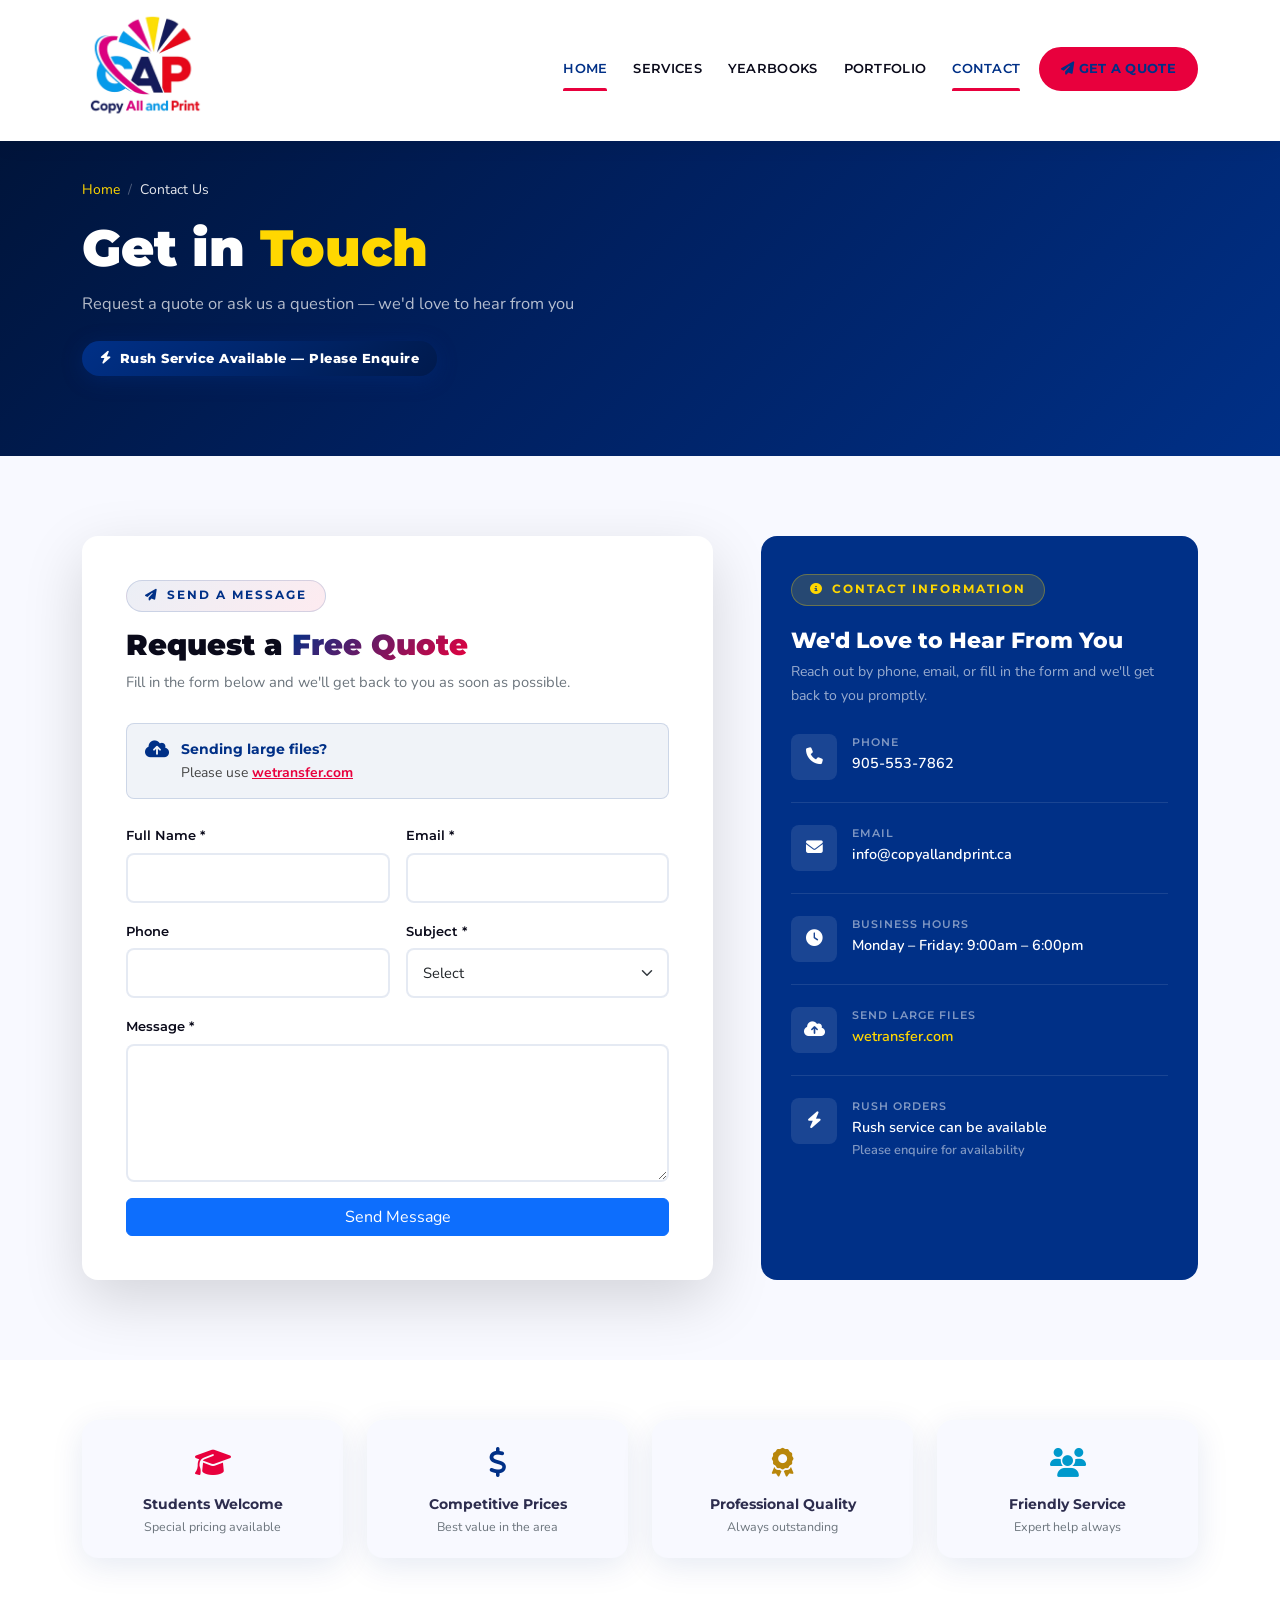
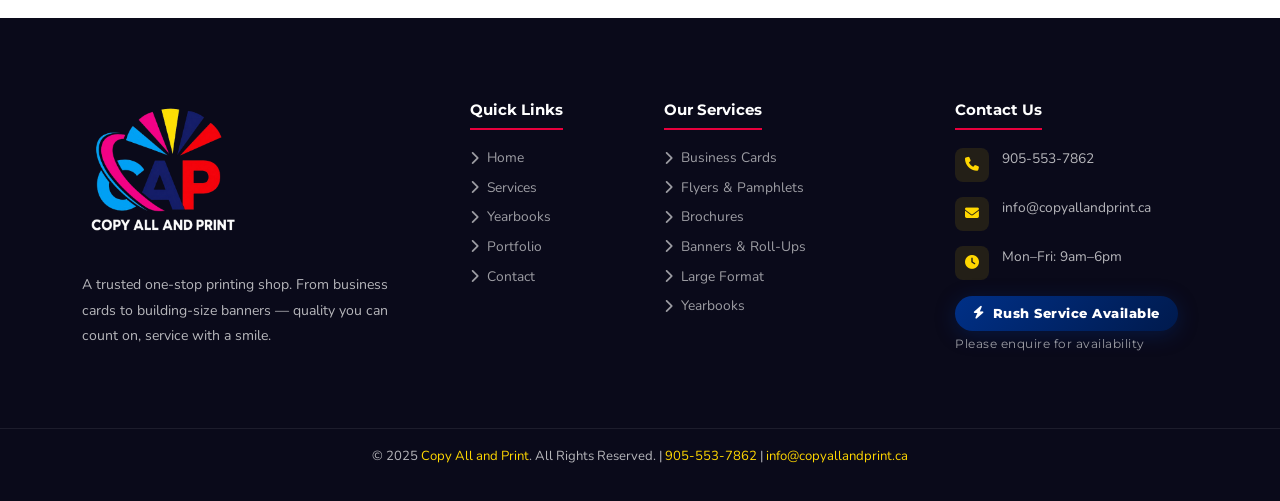
<file: contact.html>
<!DOCTYPE html>
<html lang="en">
<head>
  <meta charset="UTF-8"/><meta name="viewport" content="width=device-width, initial-scale=1.0"/>
  <meta name="description" content="Copy All and Print (CAP) — Professional printing shop. Business cards, flyers, pamphlets, roll-up banners, large format printing & more. Quality printing, fast service."/>
  <title>Copy All and Print | Quality Printing. Fast Service.</title>
  <link rel="preconnect" href="https://fonts.googleapis.com"/>
  <link rel="icon" type="image/x-icon" href="images/favicon.png">
  <link href="https://fonts.googleapis.com/css2?family=Montserrat:wght@400;500;600;700;800;900&family=Nunito:wght@400;600;700&display=swap" rel="stylesheet"/>
  <link href="https://cdn.jsdelivr.net/npm/bootstrap@5.3.2/dist/css/bootstrap.min.css" rel="stylesheet"/>
  <link href="https://cdnjs.cloudflare.com/ajax/libs/font-awesome/6.5.0/css/all.min.css" rel="stylesheet"/>
  <link href="css/style.css" rel="stylesheet"/>
</head>
<body>

<!-- NAVBAR -->
<!-- NAVBAR -->
<nav class="navbar navbar-expand-lg fixed-top deskstopview">
  <div class="container">
    <a class="navbar-brand" href="index.html">
      <img src="images/logo.png" alt="Copy All and Print Logo" onerror="this.src='images/logo.png'" width="100%!important">
    </a>
    <button class="navbar-toggler" type="button" data-bs-toggle="collapse" data-bs-target="#navbarNav"><span class="navbar-toggler-icon"></span></button>
    <div class="collapse navbar-collapse" id="navbarNav">
      <ul class="navbar-nav ms-auto align-items-lg-center">
        <li class="nav-item"><a class="nav-link active" href="index.html">Home</a></li>
        <li class="nav-item dropdown">
          <a class="nav-link dropdown-toggle" href="services.html" id="sDD" role="button" data-bs-toggle="dropdown">Services</a>
          <ul class="dropdown-menu" aria-labelledby="sDD">
            <li><a class="dropdown-item" href="services.html#business-cards">💼 Business Cards</a></li>
            <li><a class="dropdown-item" href="services.html#flyers">📢 Flyers &amp; Pamphlets</a></li>
            <li><a class="dropdown-item" href="services.html#brochures">📄 Brochures &amp; Booklets</a></li>
            <li><a class="dropdown-item" href="services.html#banners">🎌 Banners &amp; Roll-Ups</a></li>
            <li><a class="dropdown-item" href="services.html#large-format">🖨️ Large Format Printing</a></li>
            <li><a class="dropdown-item" href="services.html#stationery">✉️ Stationery &amp; More</a></li>
            <li><hr class="dropdown-divider"></li>
            <li><a class="dropdown-item" href="services.html" style="color:var(--primary);font-weight:700;">View All Services →</a></li>
          </ul>
        </li>
        <li class="nav-item"><a class="nav-link" href="yearbook.html">Yearbooks</a></li>
        <li class="nav-item"><a class="nav-link" href="portfolio.html">Portfolio</a></li>
        <li class="nav-item"><a class="nav-link" href="contact.html">Contact</a></li>
        <li class="nav-item"><a class="nav-link btn-nav-cta" href="contact.html"><i class="fas fa-paper-plane me-1"></i> Get a Quote</a></li>
      </ul>
    </div>
  </div>
</nav>


  <nav class="navbar navbar-expand-lg fixed-top mobileview">
  <div class="container">
    <a class="navbar-brand" href="index.html">
      <img src="images/logo.png" alt="Copy All and Print Logo" onerror="this.src='images/logo.png'" width="100%!important">
    </a>
    <button class="navbar-toggler" type="button" data-bs-toggle="collapse" data-bs-target="#navbarNav"><span class="navbar-toggler-icon"></span></button>
    <div class="collapse navbar-collapse" id="navbarNav">
      <ul class="navbar-nav ms-auto align-items-lg-center">
        <li class="nav-item"><a class="nav-link active" href="index.html">Home</a></li>
        <li class="nav-item"><a class="nav-link" href="services.html">Services</a></li>
        <li class="nav-item"><a class="nav-link" href="yearbook.html">Yearbooks</a></li>
        <li class="nav-item"><a class="nav-link" href="portfolio.html">Portfolio</a></li>
        <li class="nav-item"><a class="nav-link" href="contact.html">Contact</a></li>
        <li class="nav-item"><a class="nav-link btn-nav-cta" href="contact.html"><i class="fas fa-paper-plane me-1"></i> Get a Quote</a></li>
      </ul>
    </div>
  </div>
</nav>

<!-- PAGE HERO -->
<section class="page-hero">
  <div class="container">
    <nav aria-label="breadcrumb">
      <ol class="breadcrumb"><li class="breadcrumb-item"><a href="index.html">Home</a></li><li class="breadcrumb-item active">Contact Us</li></ol>
    </nav>
    <h1 class="page-hero-title">Get in <span style="color:var(--accent-yellow);">Touch</span></h1>
    <p class="page-hero-sub">Request a quote or ask us a question — we'd love to hear from you</p>
    <div class="mt-4">
      <div class="rush-badge"><i class="fas fa-bolt"></i> Rush Service Available — Please Enquire</div>
    </div>
  </div>
</section>

<!-- CONTACT SECTION -->
<section style="padding:80px 0;background:var(--light-bg);">
  <div class="container">
    <div class="row g-5">

<!-- FORM -->
<div class="col-lg-7 animate-on-scroll">
  <div class="contact-form-wrap">

    <div class="section-badge mb-3">
      <i class="fas fa-paper-plane"></i> Send a Message
    </div>

    <h2 class="section-title mb-2" style="font-size:1.8rem;">
      Request a <span class="highlight">Free Quote</span>
    </h2>

    <p style="color:var(--gray);margin-bottom:28px;font-size:.92rem;line-height:1.7;">
      Fill in the form below and we'll get back to you as soon as possible.
    </p>

    <!-- Info box -->
    <div style="background:rgba(0,48,135,.06);border:1px solid rgba(0,48,135,.15);border-radius:var(--radius-sm);padding:14px 18px;margin-bottom:24px;display:flex;align-items:flex-start;gap:12px;">
      <i class="fas fa-cloud-upload-alt" style="color:var(--primary);font-size:1.2rem;margin-top:2px;flex-shrink:0;"></i>
      <div style="font-size:.87rem;color:#444;line-height:1.6;">
        <strong style="font-family:'Montserrat',sans-serif;color:var(--primary);">Sending large files?</strong><br>
        Please use <a href="https://wetransfer.com" target="_blank" rel="noopener" style="color:var(--secondary);font-weight:700;">wetransfer.com</a>
      </div>
    </div>

    <!-- Alerts -->
    <div class="alert-success-cap" id="successMsg">
      <i class="fas fa-check-circle me-2"></i>
      <strong>Message sent!</strong> We'll be in touch shortly. Thank you!
    </div>

    <div class="alert-error-cap" id="errorMsg">
      <i class="fas fa-exclamation-circle me-2"></i>
      Something went wrong. Please try again or call us directly.
    </div>

    <!-- NETLIFY FORM -->
<form name="contact" method="POST" data-netlify="true" onSubmit="submit" class="row g-3">
  <!-- REQUIRED hidden field -->
  <input type="hidden" name="form-name" value="contact">


  <!-- Honeypot (spam protection) -->
  <!-- <p style="display:none;">
    <label>Don’t fill this out: <input name="bot-field"></label>
  </p> -->

  <!-- Full Name -->
  <div class="col-md-6">
    <label class="form-label">Full Name *</label>
    <input type="text" name="full_name" class="form-control" required>
  </div>

  <!-- Email -->
  <div class="col-md-6">
    <label class="form-label">Email *</label>
    <input type="email" name="email" class="form-control" required>
  </div>

  <!-- Phone -->
  <div class="col-md-6">
    <label class="form-label">Phone</label>
    <input type="tel" name="phone" class="form-control">
  </div>

  <!-- Subject -->
  <div class="col-md-6">
    <label class="form-label">Subject *</label>
    <select name="subject" class="form-select" required>
      <option value="">Select</option>
      <option>Get a Quote</option>
      <option>Business Cards</option>
      <option>Flyers</option>
      <option>Brochures</option>
      <option>Banners</option>
      <option>Other</option>
    </select>
  </div>

  <!-- Message -->
  <div class="col-12">
    <label class="form-label">Message *</label>
    <textarea name="message" class="form-control" rows="5" required></textarea>
  </div>

  <!-- Submit -->
  <div class="col-12">
    <button type="submit" class="btn btn-primary w-100">
      Send Message
    </button>
  </div>

</form>

  </div>
</div>

      <!-- CONTACT INFO -->
      <div class="col-lg-5 animate-on-scroll animate-delay-2">
        <div class="contact-info-card">
          <div class="section-badge" style="background:rgba(255,215,0,.15);border-color:rgba(255,215,0,.3);color:var(--accent-yellow);margin-bottom:22px;">
            <i class="fas fa-info-circle"></i> Contact Information
          </div>
          <h3 style="font-family:'Montserrat',sans-serif;font-weight:800;color:#fff;font-size:1.35rem;margin-bottom:6px;">We'd Love to Hear From You</h3>
          <p style="color:rgba(255,255,255,.6);font-size:.88rem;margin-bottom:26px;line-height:1.7;">Reach out by phone, email, or fill in the form and we'll get back to you promptly.</p>

          <div class="contact-info-item">
            <div class="cinfo-icon"><i class="fas fa-phone"></i></div>
            <div>
              <div class="cinfo-label">Phone</div>
              <div class="cinfo-value"><a href="tel:9055537862" style="color:inherit;text-decoration:none;">905-553-7862</a></div>
            </div>
          </div>

          <div class="contact-info-item">
            <div class="cinfo-icon"><i class="fas fa-envelope"></i></div>
            <div>
              <div class="cinfo-label">Email</div>
              <div class="cinfo-value"><a href="mailto:info@copyallprint.ca" style="color:inherit;text-decoration:none;word-break:break-all;">info@copyallandprint.ca</a></div>
            </div>
          </div>

          <div class="contact-info-item">
            <div class="cinfo-icon"><i class="fas fa-clock"></i></div>
            <div>
              <div class="cinfo-label">Business Hours</div>
              <div class="cinfo-value">Monday – Friday: 9:00am – 6:00pm</div>
            </div>
          </div>

          <div class="contact-info-item">
            <div class="cinfo-icon"><i class="fas fa-cloud-upload-alt"></i></div>
            <div>
              <div class="cinfo-label">Send Large Files</div>
              <div class="cinfo-value"><a href="https://wetransfer.com" target="_blank" rel="noopener" style="color:var(--accent-yellow);text-decoration:none;">wetransfer.com</a></div>
            </div>
          </div>

          <div class="contact-info-item" style="border-bottom:none;margin-bottom:0;padding-bottom:0;">
            <div class="cinfo-icon"><i class="fas fa-bolt"></i></div>
            <div>
              <div class="cinfo-label">Rush Orders</div>
              <div class="cinfo-value">Rush service can be available<br><span style="font-size:.8rem;color:rgba(255,255,255,.5);">Please enquire for availability</span></div>
            </div>
          </div>

          <!-- Social links -->
<!--           <div style="margin-top:24px;padding-top:20px;border-top:1px solid rgba(255,255,255,.1);">
            <div class="cinfo-label" style="margin-bottom:12px;">Follow Us</div>
            <div class="footer-social">
              <a href="#" class="social-btn" aria-label="Facebook"><i class="fab fa-facebook-f"></i></a>
              <a href="#" class="social-btn" aria-label="Instagram"><i class="fab fa-instagram"></i></a>
              <a href="#" class="social-btn" aria-label="Twitter"><i class="fab fa-twitter"></i></a>
              <a href="#" class="social-btn" aria-label="LinkedIn"><i class="fab fa-linkedin-in"></i></a>
            </div>
          </div> -->
        </div>
      </div>
    </div>
  </div>
</section>

<!-- WHY CONTACT STRIP -->
<section style="background:#fff;padding:60px 0;">
  <div class="container">
    <div class="row g-4 text-center">
      <div class="col-md-3 col-6 animate-on-scroll"><div style="padding:22px 16px;background:var(--light-bg);border-radius:var(--radius);box-shadow:var(--shadow-card);"><div style="font-size:1.8rem;color:var(--secondary);margin-bottom:8px;"><i class="fas fa-graduation-cap"></i></div><div style="font-family:'Montserrat',sans-serif;font-weight:700;font-size:.87rem;margin-bottom:3px;">Students Welcome</div><div style="color:var(--gray);font-size:.78rem;">Special pricing available</div></div></div>
      <div class="col-md-3 col-6 animate-on-scroll animate-delay-1"><div style="padding:22px 16px;background:var(--light-bg);border-radius:var(--radius);box-shadow:var(--shadow-card);"><div style="font-size:1.8rem;color:var(--primary);margin-bottom:8px;"><i class="fas fa-dollar-sign"></i></div><div style="font-family:'Montserrat',sans-serif;font-weight:700;font-size:.87rem;margin-bottom:3px;">Competitive Prices</div><div style="color:var(--gray);font-size:.78rem;">Best value in the area</div></div></div>
      <div class="col-md-3 col-6 animate-on-scroll animate-delay-2"><div style="padding:22px 16px;background:var(--light-bg);border-radius:var(--radius);box-shadow:var(--shadow-card);"><div style="font-size:1.8rem;color:#b8860b;margin-bottom:8px;"><i class="fas fa-award"></i></div><div style="font-family:'Montserrat',sans-serif;font-weight:700;font-size:.87rem;margin-bottom:3px;">Professional Quality</div><div style="color:var(--gray);font-size:.78rem;">Always outstanding</div></div></div>
      <div class="col-md-3 col-6 animate-on-scroll animate-delay-3"><div style="padding:22px 16px;background:var(--light-bg);border-radius:var(--radius);box-shadow:var(--shadow-card);"><div style="font-size:1.8rem;color:#0099cc;margin-bottom:8px;"><i class="fas fa-users"></i></div><div style="font-family:'Montserrat',sans-serif;font-weight:700;font-size:.87rem;margin-bottom:3px;">Friendly Service</div><div style="color:var(--gray);font-size:.78rem;">Expert help always</div></div></div>
    </div>
  </div>
</section>

<!-- FOOTER -->
<footer><div class="container"><div class="row g-5">
  <div class="col-lg-4">
    <div style="font-family:'Montserrat',sans-serif;font-size:.72rem;color:rgba(255,215,0,.7);letter-spacing:2px;margin-bottom:14px;text-transform:uppercase;"><img src="images/footer-logo.png" style="
    width: 160px;"/></div>
    <p class="footer-desc">A trusted one-stop printing shop. From business cards to building-size banners — quality you can count on, service with a smile.</p>
<!--     <div class="footer-social">
      <a href="#" class="social-btn" aria-label="Facebook"><i class="fab fa-facebook-f"></i></a>
      <a href="#" class="social-btn" aria-label="Instagram"><i class="fab fa-instagram"></i></a>
      <a href="#" class="social-btn" aria-label="Twitter"><i class="fab fa-twitter"></i></a>
      <a href="#" class="social-btn" aria-label="LinkedIn"><i class="fab fa-linkedin-in"></i></a>
    </div> -->
  </div>
  <div class="col-lg-2 col-md-4"><h3 class="footer-title">Quick Links</h3><ul class="footer-links"><li><a href="index.html"><i class="fas fa-chevron-right"></i> Home</a></li><li><a href="services.html"><i class="fas fa-chevron-right"></i> Services</a></li><li><a href="yearbook.html"><i class="fas fa-chevron-right"></i> Yearbooks</a></li><li><a href="portfolio.html"><i class="fas fa-chevron-right"></i> Portfolio</a></li><li><a href="contact.html"><i class="fas fa-chevron-right"></i> Contact</a></li></ul></div>
  <div class="col-lg-3 col-md-4"><h3 class="footer-title">Our Services</h3><ul class="footer-links"><li><a href="services.html#business-cards"><i class="fas fa-chevron-right"></i> Business Cards</a></li><li><a href="services.html#flyers"><i class="fas fa-chevron-right"></i> Flyers &amp; Pamphlets</a></li><li><a href="services.html#brochures"><i class="fas fa-chevron-right"></i> Brochures</a></li><li><a href="services.html#banners"><i class="fas fa-chevron-right"></i> Banners &amp; Roll-Ups</a></li><li><a href="services.html#large-format"><i class="fas fa-chevron-right"></i> Large Format</a></li><li><a href="yearbook.html"><i class="fas fa-chevron-right"></i> Yearbooks</a></li></ul></div>
  <div class="col-lg-3 col-md-4"><h3 class="footer-title">Contact Us</h3>
    <div class="footer-contact-item"><div class="contact-icon-wrap"><i class="fas fa-phone"></i></div><div class="footer-contact-text"><a href="tel:9055537862" style="color:inherit;text-decoration:none;">905-553-7862 </a></div></div>
    <div class="footer-contact-item"><div class="contact-icon-wrap"><i class="fas fa-envelope"></i></div><div class="footer-contact-text"><a href="mailto:info@copyallandprint.ca" style="color:inherit;text-decoration:none;">info@copyallandprint.ca</a></div></div>
    <div class="footer-contact-item" style="border-bottom:none;margin-bottom:0;padding-bottom:0;"><div class="contact-icon-wrap"><i class="fas fa-clock"></i></div><div class="footer-contact-text">Mon–Fri: 9am–6pm</div></div>
    <div class="mt-3"><div class="rush-badge"><i class="fas fa-bolt"></i> Rush Service Available</div><div class="rush-enquire">Please enquire for availability</div></div>
  </div>
</div></div>
<div class="footer-bottom"><div class="container"><p>&copy; 2025 <a href="index.html">Copy All and Print</a>. All Rights Reserved. | <a href="tel:9055537862">905-553-7862</a> | <a href="mailto:info@copyallandprint.ca">info@copyallandprint.ca</a></p></div></div>
</footer>

<script src="https://cdn.jsdelivr.net/npm/bootstrap@5.3.2/dist/js/bootstrap.bundle.min.js"></script>
<script src="js/main.js"></script>
<script>
if (window.innerWidth >= 992) {

  document.querySelectorAll('.nav-item.dropdown').forEach(function (d) {

    d.addEventListener('mouseenter', function () {
      var m = this.querySelector('.dropdown-menu');
      if (m) {
        m.classList.add('show');
        const link = this.querySelector('.nav-link');
        if (link) link.setAttribute('aria-expanded', 'true');
      }
    });

    d.addEventListener('mouseleave', function () {
      var m = this.querySelector('.dropdown-menu');
      if (m) {
        m.classList.remove('show');
        const link = this.querySelector('.nav-link');
        if (link) link.setAttribute('aria-expanded', 'false');
      }
    });

    const navLink = d.querySelector('.nav-link');
    if (navLink) {
      navLink.addEventListener('click', function (e) {
        if (window.innerWidth >= 992) {
          window.location.href = this.getAttribute('href');
          e.preventDefault();
        }
      });
    }

  });
}


// SAFE carousel fix (no crash)
const heroCarousel = document.getElementById('heroCarousel');

if (heroCarousel) {
  heroCarousel.addEventListener('slide.bs.carousel', function (e) {
    document.querySelectorAll('.curr').forEach(function (el) {
      el.textContent = String(e.to + 1).padStart(2, '0');
    });
  });
}
</script>
</body></html>
</file>
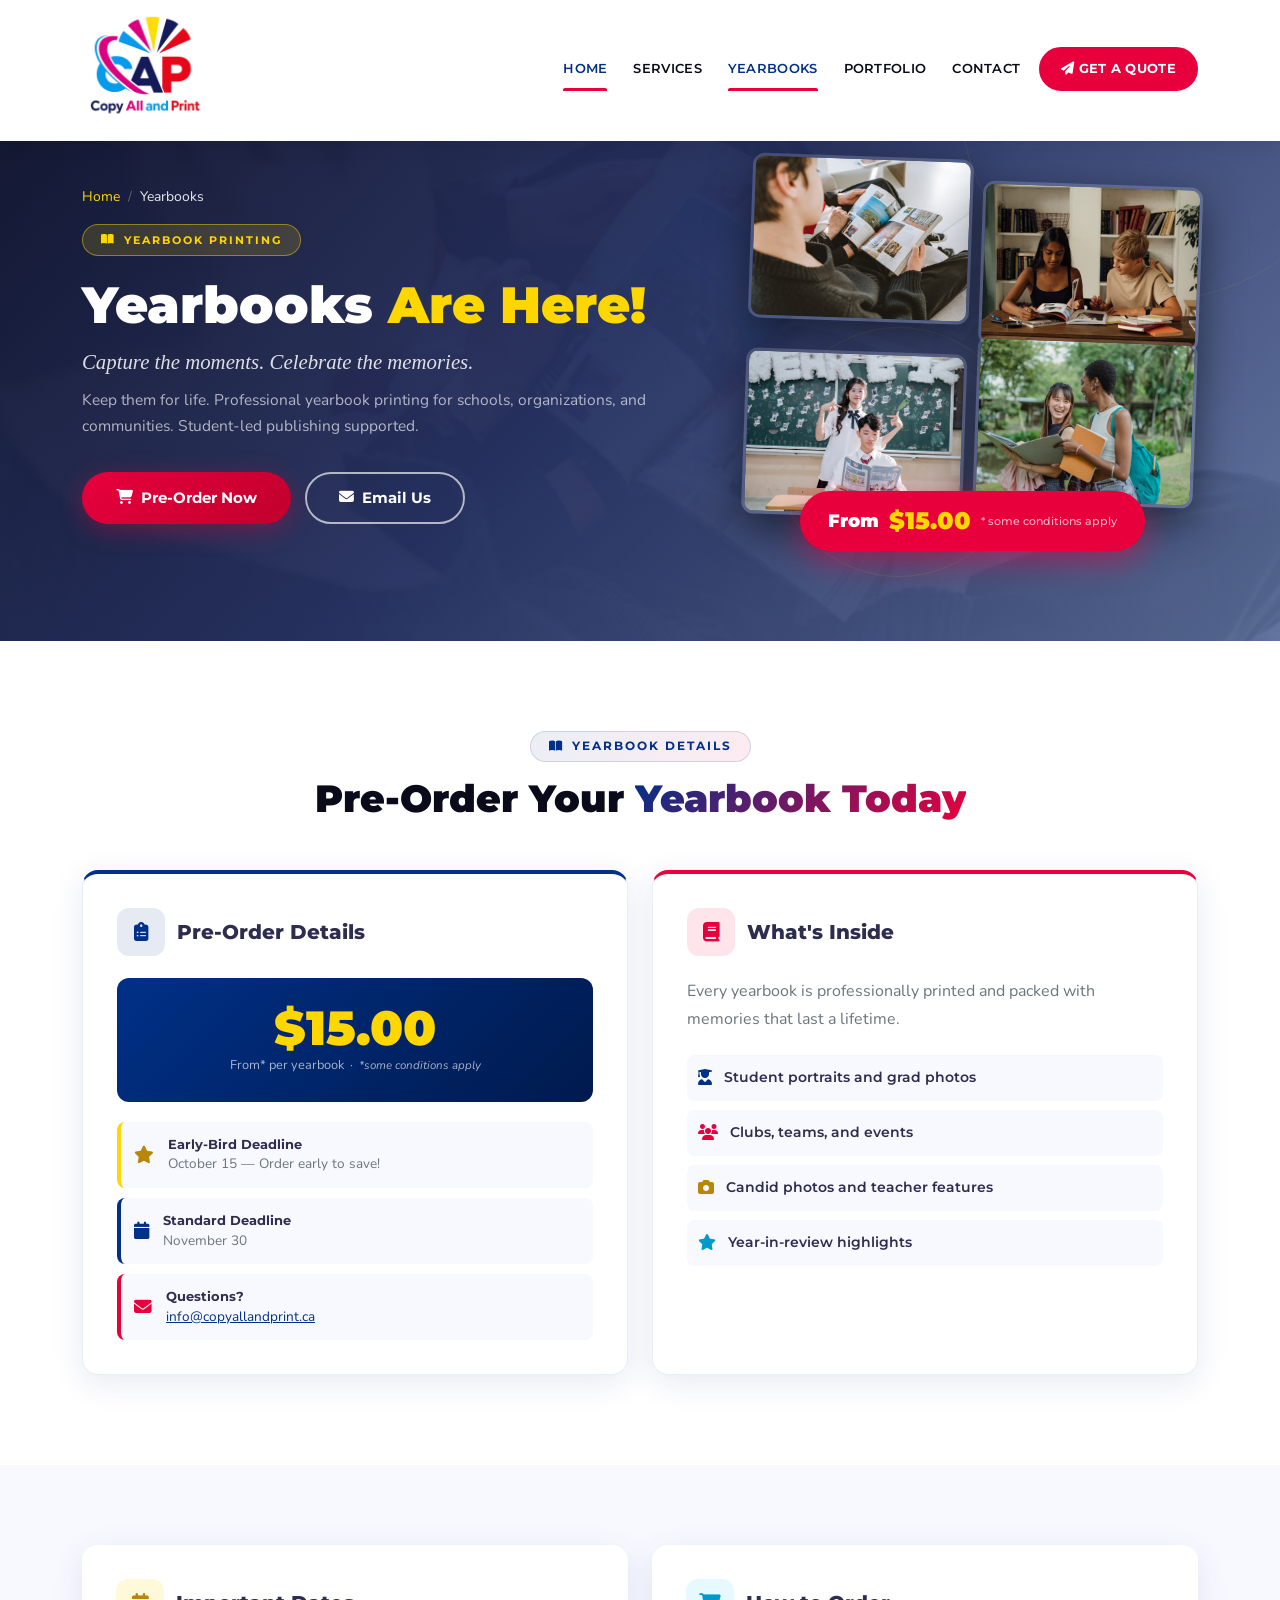
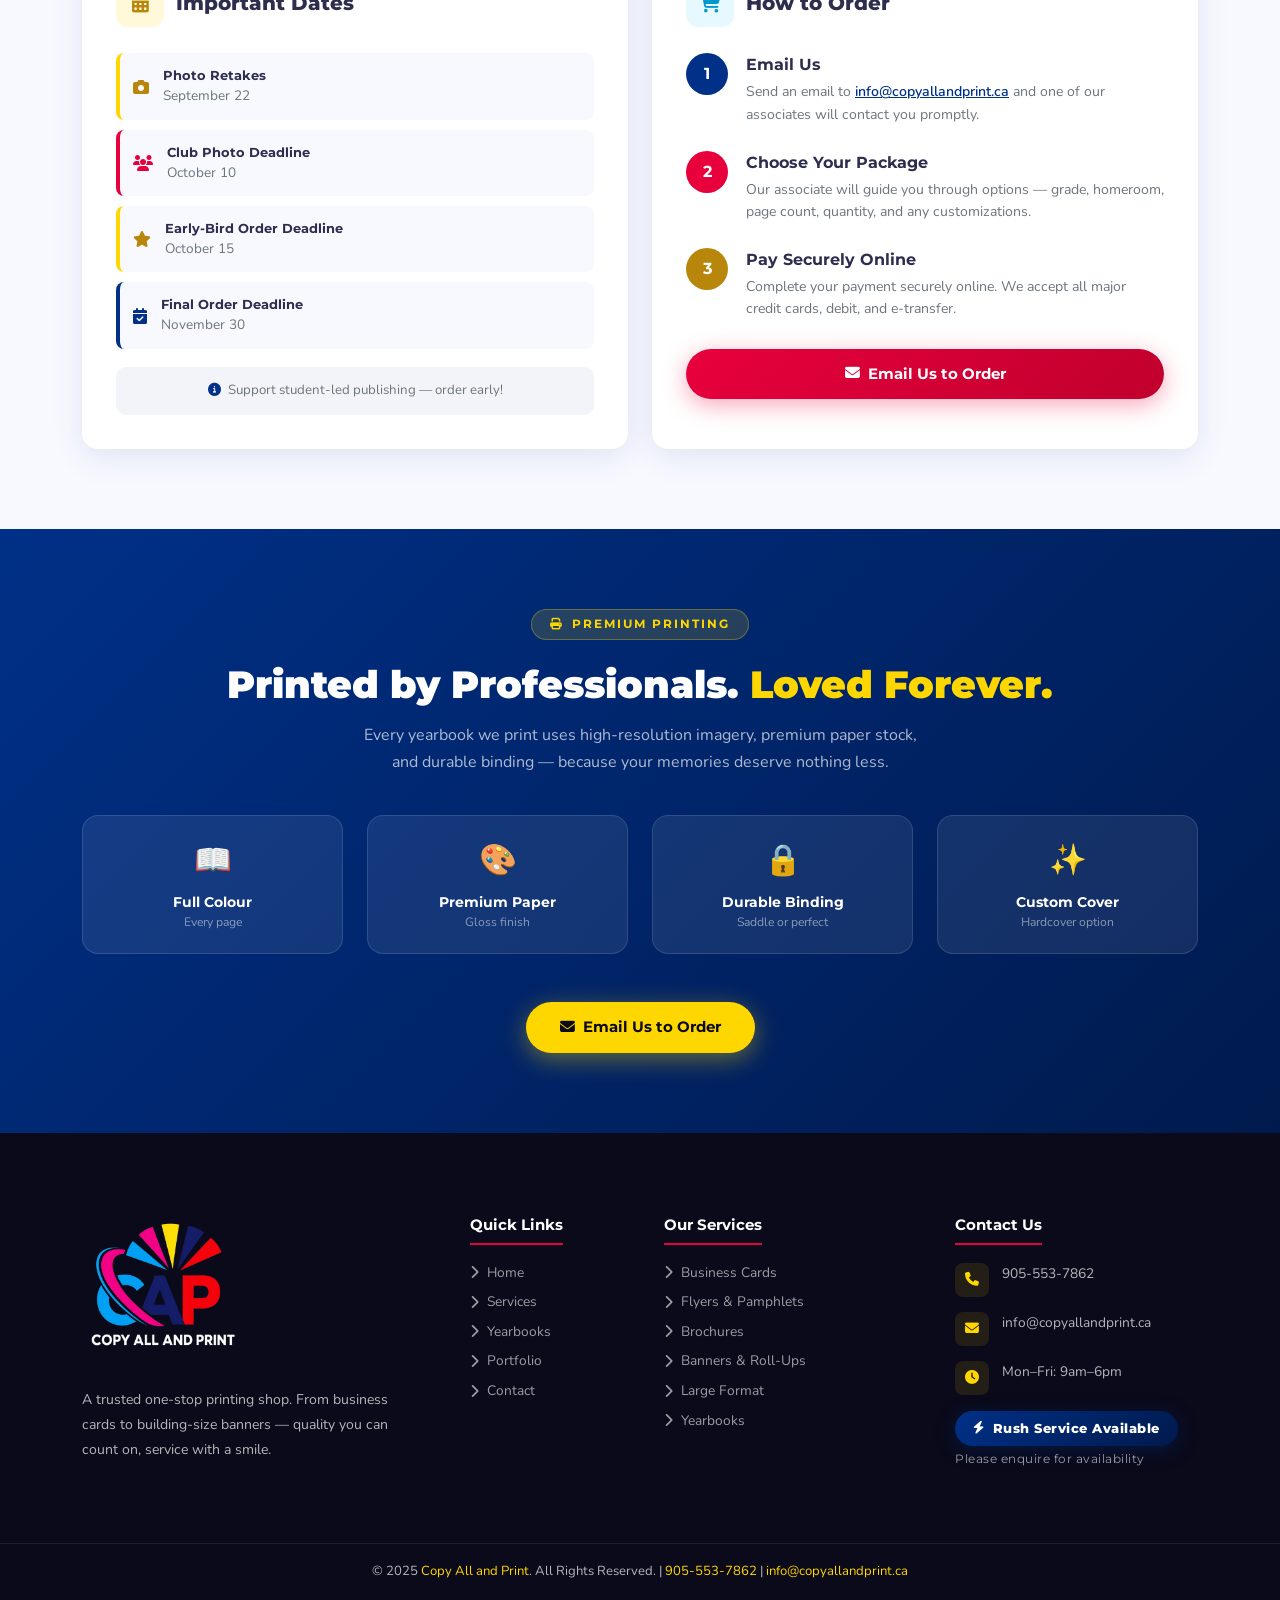
<file: yearbook.html>
<!DOCTYPE html>
<html lang="en">
<head>
  <meta charset="UTF-8"/><meta name="viewport" content="width=device-width, initial-scale=1.0"/>
  <meta name="description" content="Copy All and Print (CAP) — Professional printing shop. Business cards, flyers, pamphlets, roll-up banners, large format printing & more. Quality printing, fast service."/>
  <title>Copy All and Print | Quality Printing. Fast Service.</title>
  <link rel="preconnect" href="https://fonts.googleapis.com"/>
  <link rel="icon" type="image/x-icon" href="images/favicon.png">
  <link href="https://fonts.googleapis.com/css2?family=Montserrat:wght@400;500;600;700;800;900&family=Nunito:wght@400;600;700&display=swap" rel="stylesheet"/>
  <link href="https://cdn.jsdelivr.net/npm/bootstrap@5.3.2/dist/css/bootstrap.min.css" rel="stylesheet"/>
  <link href="https://cdnjs.cloudflare.com/ajax/libs/font-awesome/6.5.0/css/all.min.css" rel="stylesheet"/>
  <link href="css/style.css" rel="stylesheet"/>
</head>
<body>

<!-- NAVBAR -->
<nav class="navbar navbar-expand-lg fixed-top deskstopview">
  <div class="container">
    <a class="navbar-brand" href="index.html">
      <img src="images/logo.png" alt="Copy All and Print Logo" onerror="this.src='images/logo.png'" width="100%!important">
    </a>
    <button class="navbar-toggler" type="button" data-bs-toggle="collapse" data-bs-target="#navbarNav"><span class="navbar-toggler-icon"></span></button>
    <div class="collapse navbar-collapse" id="navbarNav">
      <ul class="navbar-nav ms-auto align-items-lg-center">
        <li class="nav-item"><a class="nav-link active" href="index.html">Home</a></li>
        <li class="nav-item dropdown">
          <a class="nav-link dropdown-toggle" href="services.html" id="sDD" role="button" data-bs-toggle="dropdown">Services</a>
          <ul class="dropdown-menu" aria-labelledby="sDD">
            <li><a class="dropdown-item" href="services.html#business-cards">💼 Business Cards</a></li>
            <li><a class="dropdown-item" href="services.html#flyers">📢 Flyers &amp; Pamphlets</a></li>
            <li><a class="dropdown-item" href="services.html#brochures">📄 Brochures &amp; Booklets</a></li>
            <li><a class="dropdown-item" href="services.html#banners">🎌 Banners &amp; Roll-Ups</a></li>
            <li><a class="dropdown-item" href="services.html#large-format">🖨️ Large Format Printing</a></li>
            <li><a class="dropdown-item" href="services.html#stationery">✉️ Stationery &amp; More</a></li>
            <li><hr class="dropdown-divider"></li>
            <li><a class="dropdown-item" href="services.html" style="color:var(--primary);font-weight:700;">View All Services →</a></li>
          </ul>
        </li>
        <li class="nav-item"><a class="nav-link" href="yearbook.html">Yearbooks</a></li>
        <li class="nav-item"><a class="nav-link" href="portfolio.html">Portfolio</a></li>
        <li class="nav-item"><a class="nav-link" href="contact.html">Contact</a></li>
        <li class="nav-item"><a class="nav-link btn-nav-cta" href="contact.html"><i class="fas fa-paper-plane me-1"></i> Get a Quote</a></li>
      </ul>
    </div>
  </div>
</nav>


  <nav class="navbar navbar-expand-lg fixed-top mobileview">
  <div class="container">
    <a class="navbar-brand" href="index.html">
      <img src="images/logo.png" alt="Copy All and Print Logo" onerror="this.src='images/logo.png'" width="100%!important">
    </a>
    <button class="navbar-toggler" type="button" data-bs-toggle="collapse" data-bs-target="#navbarNav"><span class="navbar-toggler-icon"></span></button>
    <div class="collapse navbar-collapse" id="navbarNav">
      <ul class="navbar-nav ms-auto align-items-lg-center">
        <li class="nav-item"><a class="nav-link active" href="index.html">Home</a></li>
        <li class="nav-item"><a class="nav-link" href="services.html">Services</a></li>
        <li class="nav-item"><a class="nav-link" href="yearbook.html">Yearbooks</a></li>
        <li class="nav-item"><a class="nav-link" href="portfolio.html">Portfolio</a></li>
        <li class="nav-item"><a class="nav-link" href="contact.html">Contact</a></li>
        <li class="nav-item"><a class="nav-link btn-nav-cta" href="contact.html"><i class="fas fa-paper-plane me-1"></i> Get a Quote</a></li>
      </ul>
    </div>
  </div>
</nav>
<!-- YEARBOOK HERO — school/graduation photo background, NO "legs" photo -->
<section style="padding:160px 0 90px;position:relative;overflow:hidden;min-height:520px;display:flex;align-items:center;">
  <!-- Yearbook hero bg using yearbook student images -->
  <div style="position:absolute;inset:0;background-image:url('images/yearbook/yearbook1.jpg');
              background-size:cover;background-position:center top;opacity:.22;"></div>
  <div style="position:absolute;inset:0;background:linear-gradient(135deg,rgba(0,4,30,.92) 0%,rgba(0,14,70,.82) 50%,rgba(0,30,100,.6) 100%);"></div>
  <!-- Decorative shapes -->
  <div style="position:absolute;width:400px;height:400px;border-radius:50%;border:1px solid rgba(255,215,0,.08);top:-100px;right:-80px;animation:rotateSlow 30s linear infinite;" aria-hidden="true"></div>
  <div style="position:absolute;width:250px;height:250px;border-radius:50%;border:1px solid rgba(255,215,0,.1);bottom:10%;right:20%;animation:pulseFade 4s ease-in-out infinite alternate;" aria-hidden="true"></div>

  <div class="container" style="position:relative;z-index:2;">
    <div class="row align-items-center">
      <div class="col-lg-7">
        <nav aria-label="breadcrumb" class="mb-3">
          <ol class="breadcrumb"><li class="breadcrumb-item"><a href="index.html">Home</a></li><li class="breadcrumb-item active">Yearbooks</li></ol>
        </nav>
        <div style="display:inline-flex;align-items:center;gap:8px;background:rgba(255,215,0,.15);border:1px solid rgba(255,215,0,.45);color:var(--accent-yellow);font-family:'Montserrat',sans-serif;font-weight:700;font-size:.7rem;letter-spacing:2px;text-transform:uppercase;padding:7px 18px;border-radius:50px;margin-bottom:20px;">
          <i class="fas fa-book-open"></i> Yearbook Printing
        </div>
        <h1 style="font-family:'Montserrat',sans-serif;font-weight:900;font-size:clamp(2.2rem,4vw,3.5rem);color:#fff;line-height:1.12;margin-bottom:12px;">
          Yearbooks <span style="color:var(--accent-yellow);">Are Here!</span>
        </h1>
        <p style="font-family:'Playfair Display',serif;font-style:italic;font-size:1.3rem;color:rgba(255,255,255,.85);margin-bottom:10px;">Capture the moments. Celebrate the memories.</p>
        <p style="color:rgba(255,255,255,.65);font-size:.97rem;margin-bottom:32px;line-height:1.7;">Keep them for life. Professional yearbook printing for schools, organizations, and communities. Student-led publishing supported.</p>
        <div style="display:flex;gap:14px;flex-wrap:wrap;">
          <a href="#preorder" class="btn-primary-cap"><i class="fas fa-shopping-cart"></i> Pre-Order Now</a>
          <a href="contact.html" class="btn-secondary-cap"><i class="fas fa-envelope"></i> Email Us</a>
        </div>
      </div>
      <div class="col-lg-5 mt-5 mt-lg-0 d-none d-lg-block">
        <!-- Photo collage of yearbook images -->
        <div style="display:grid;grid-template-columns:1fr 1fr;gap:10px;transform:rotate(2deg);">
          <img src="images/yearbook/yearbook1.jpg" alt="Students in classroom" style="border-radius:12px;width:100%;aspect-ratio:4/3;object-fit:cover;box-shadow:0 15px 40px rgba(0,0,0,.5);border:3px solid rgba(255,255,255,.15);">
          <img src="images/yearbook/yearbook2.jpg" alt="Students outside" style="border-radius:12px;width:100%;aspect-ratio:4/3;object-fit:cover;box-shadow:0 15px 40px rgba(0,0,0,.5);border:3px solid rgba(255,255,255,.15);margin-top:20px;">
          <img src="images/yearbook/yearbook4.jpg" alt="School activities" style="border-radius:12px;width:100%;aspect-ratio:4/3;object-fit:cover;box-shadow:0 15px 40px rgba(0,0,0,.5);border:3px solid rgba(255,255,255,.15);">
          <img src="images/yearbook/yearbook3.jpg" alt="Graduation" style="border-radius:12px;width:100%;aspect-ratio:4/3;object-fit:cover;box-shadow:0 15px 40px rgba(0,0,0,.5);border:3px solid rgba(255,255,255,.15);margin-top:-20px;">
        </div>
        <!-- Price badge -->
        <div style="position:relative;margin-top:-30px;display:flex;justify-content:center;">
          <div style="background:var(--secondary);color:#fff;border-radius:50px;padding:12px 28px;box-shadow:0 10px 30px rgba(232,0,61,.5);font-family:'Montserrat',sans-serif;font-weight:900;font-size:1.1rem;display:inline-flex;align-items:center;gap:10px;">
            From <span style="color:#FFD700;font-size:1.5rem;">$15.00</span>
            <span style="font-size:.68rem;color:rgba(255,255,255,.7);font-weight:500;">* some conditions apply</span>
          </div>
        </div>
      </div>
    </div>
  </div>
</section>

<!-- PRE-ORDER & WHAT'S INSIDE -->
<section style="padding:90px 0;background:#fff;" id="preorder">
  <div class="container">
    <div class="text-center mb-5">
      <div class="section-badge"><i class="fas fa-book-open"></i> Yearbook Details</div>
      <h2 class="section-title" style="font-size:clamp(1.8rem,3vw,2.5rem);">Pre-Order Your <span class="highlight">Yearbook Today</span></h2>
    </div>
    <div class="row g-4">

      <!-- Pre-Order Details -->
      <div class="col-lg-6 animate-on-scroll">
        <div style="background:#fff;border-radius:var(--radius);padding:34px;box-shadow:var(--shadow-card);border:1px solid rgba(0,48,135,.08);height:100%;border-top:4px solid var(--primary);">
          <div style="display:flex;align-items:center;gap:12px;margin-bottom:22px;">
            <div style="width:48px;height:48px;background:rgba(0,48,135,.1);border-radius:12px;display:flex;align-items:center;justify-content:center;font-size:1.2rem;color:var(--primary);"><i class="fas fa-clipboard-list"></i></div>
            <h3 style="font-family:'Montserrat',sans-serif;font-weight:800;margin:0;font-size:1.25rem;">Pre-Order Details</h3>
          </div>

          <!-- Price -->
          <div style="background:linear-gradient(135deg,var(--primary),var(--dark-navy));border-radius:12px;padding:26px;color:#fff;margin-bottom:20px;text-align:center;">
            <div style="font-size:3rem;font-family:'Montserrat',sans-serif;font-weight:900;color:var(--accent-yellow);line-height:1;">$15.00</div>
            <div style="color:rgba(255,255,255,.65);font-size:.8rem;margin-top:4px;">From* per yearbook &nbsp;·&nbsp; <em style="font-size:.72rem;">*some conditions apply</em></div>
          </div>

          <!-- Dates -->
          <div style="display:flex;align-items:center;gap:14px;padding:13px;background:var(--light-bg);border-radius:var(--radius-sm);margin-bottom:10px;border-left:4px solid var(--accent-yellow);">
            <span style="color:#b8860b;font-size:1.1rem;"><i class="fas fa-star"></i></span>
            <div><div style="font-family:'Montserrat',sans-serif;font-weight:700;font-size:.83rem;">Early-Bird Deadline</div><div style="color:var(--gray);font-size:.85rem;">October 15 — Order early to save!</div></div>
          </div>
          <div style="display:flex;align-items:center;gap:14px;padding:13px;background:var(--light-bg);border-radius:var(--radius-sm);margin-bottom:10px;border-left:4px solid var(--primary);">
            <span style="color:var(--primary);font-size:1.1rem;"><i class="fas fa-calendar"></i></span>
            <div><div style="font-family:'Montserrat',sans-serif;font-weight:700;font-size:.83rem;">Standard Deadline</div><div style="color:var(--gray);font-size:.85rem;">November 30</div></div>
          </div>
          <div style="display:flex;align-items:center;gap:14px;padding:13px;background:var(--light-bg);border-radius:var(--radius-sm);border-left:4px solid var(--secondary);">
            <span style="color:var(--secondary);font-size:1.1rem;"><i class="fas fa-envelope"></i></span>
            <div><div style="font-family:'Montserrat',sans-serif;font-weight:700;font-size:.83rem;">Questions?</div><div style="color:var(--gray);font-size:.85rem;"><a href="mailto:info@copyallandprint.ca" style="color:var(--primary);">info@copyallandprint.ca</a></div></div>
          </div>
        </div>
      </div>

      <!-- What's Inside -->
      <div class="col-lg-6 animate-on-scroll animate-delay-2">
        <div style="background:#fff;border-radius:var(--radius);padding:34px;box-shadow:var(--shadow-card);border:1px solid rgba(0,48,135,.08);height:100%;border-top:4px solid var(--secondary);">
          <div style="display:flex;align-items:center;gap:12px;margin-bottom:22px;">
            <div style="width:48px;height:48px;background:rgba(232,0,61,.1);border-radius:12px;display:flex;align-items:center;justify-content:center;font-size:1.2rem;color:var(--secondary);"><i class="fas fa-book"></i></div>
            <h3 style="font-family:'Montserrat',sans-serif;font-weight:800;margin:0;font-size:1.25rem;">What's Inside</h3>
          </div>
          <p style="color:var(--gray);line-height:1.7;margin-bottom:22px;">Every yearbook is professionally printed and packed with memories that last a lifetime.</p>
          <ul style="list-style:none;padding:0;">
            <li style="display:flex;align-items:center;gap:12px;padding:11px;background:var(--light-bg);border-radius:var(--radius-sm);margin-bottom:9px;"><span style="color:var(--primary);font-size:1rem;"><i class="fas fa-user-graduate"></i></span><span style="font-family:'Montserrat',sans-serif;font-weight:600;font-size:.88rem;">Student portraits and grad photos</span></li>
            <li style="display:flex;align-items:center;gap:12px;padding:11px;background:var(--light-bg);border-radius:var(--radius-sm);margin-bottom:9px;"><span style="color:var(--secondary);font-size:1rem;"><i class="fas fa-users"></i></span><span style="font-family:'Montserrat',sans-serif;font-weight:600;font-size:.88rem;">Clubs, teams, and events</span></li>
            <li style="display:flex;align-items:center;gap:12px;padding:11px;background:var(--light-bg);border-radius:var(--radius-sm);margin-bottom:9px;"><span style="color:#b8860b;font-size:1rem;"><i class="fas fa-camera"></i></span><span style="font-family:'Montserrat',sans-serif;font-weight:600;font-size:.88rem;">Candid photos and teacher features</span></li>
            <li style="display:flex;align-items:center;gap:12px;padding:11px;background:var(--light-bg);border-radius:var(--radius-sm);"><span style="color:#0099cc;font-size:1rem;"><i class="fas fa-star"></i></span><span style="font-family:'Montserrat',sans-serif;font-weight:600;font-size:.88rem;">Year-in-review highlights</span></li>
          </ul>
        </div>
      </div>
    </div>
  </div>
</section>

<!-- IMPORTANT DATES & HOW TO ORDER -->
<section style="padding:80px 0;background:var(--light-bg);">
  <div class="container">
    <div class="row g-4">

      <!-- Important Dates -->
      <div class="col-lg-6 animate-on-scroll">
        <div style="background:#fff;border-radius:var(--radius);padding:34px;box-shadow:var(--shadow-card);height:100%;">
          <div style="display:flex;align-items:center;gap:12px;margin-bottom:26px;">
            <div style="width:48px;height:48px;background:rgba(255,215,0,.15);border-radius:12px;display:flex;align-items:center;justify-content:center;font-size:1.2rem;color:#b8860b;"><i class="fas fa-calendar-alt"></i></div>
            <h2 style="font-family:'Montserrat',sans-serif;font-weight:800;margin:0;font-size:1.25rem;">Important Dates</h2>
          </div>
          <div style="display:flex;align-items:center;gap:14px;padding:13px;background:var(--light-bg);border-radius:var(--radius-sm);margin-bottom:10px;border-left:4px solid var(--accent-yellow);">
            <i class="fas fa-camera" style="color:#b8860b;font-size:1rem;"></i><div><div style="font-family:'Montserrat',sans-serif;font-weight:700;font-size:.83rem;">Photo Retakes</div><div style="color:var(--gray);font-size:.85rem;">September 22</div></div>
          </div>
          <div style="display:flex;align-items:center;gap:14px;padding:13px;background:var(--light-bg);border-radius:var(--radius-sm);margin-bottom:10px;border-left:4px solid var(--secondary);">
            <i class="fas fa-users" style="color:var(--secondary);font-size:1rem;"></i><div><div style="font-family:'Montserrat',sans-serif;font-weight:700;font-size:.83rem;">Club Photo Deadline</div><div style="color:var(--gray);font-size:.85rem;">October 10</div></div>
          </div>
          <div style="display:flex;align-items:center;gap:14px;padding:13px;background:var(--light-bg);border-radius:var(--radius-sm);margin-bottom:10px;border-left:4px solid var(--accent-yellow);">
            <i class="fas fa-star" style="color:#b8860b;font-size:1rem;"></i><div><div style="font-family:'Montserrat',sans-serif;font-weight:700;font-size:.83rem;">Early-Bird Order Deadline</div><div style="color:var(--gray);font-size:.85rem;">October 15</div></div>
          </div>
          <div style="display:flex;align-items:center;gap:14px;padding:13px;background:var(--light-bg);border-radius:var(--radius-sm);border-left:4px solid var(--primary);">
            <i class="fas fa-calendar-check" style="color:var(--primary);font-size:1rem;"></i><div><div style="font-family:'Montserrat',sans-serif;font-weight:700;font-size:.83rem;">Final Order Deadline</div><div style="color:var(--gray);font-size:.85rem;">November 30</div></div>
          </div>
          <div style="background:rgba(0,48,135,.05);border-radius:10px;padding:14px;margin-top:18px;text-align:center;">
            <p style="color:var(--gray);font-size:.83rem;margin:0;"><i class="fas fa-info-circle me-1" style="color:var(--primary);"></i> Support student-led publishing — order early!</p>
          </div>
        </div>
      </div>

      <!-- How to Order — UPDATED -->
      <div class="col-lg-6 animate-on-scroll animate-delay-2">
        <div style="background:#fff;border-radius:var(--radius);padding:34px;box-shadow:var(--shadow-card);height:100%;">
          <div style="display:flex;align-items:center;gap:12px;margin-bottom:26px;">
            <div style="width:48px;height:48px;background:rgba(0,191,255,.1);border-radius:12px;display:flex;align-items:center;justify-content:center;font-size:1.2rem;color:#0099cc;"><i class="fas fa-shopping-cart"></i></div>
            <h2 style="font-family:'Montserrat',sans-serif;font-weight:800;margin:0;font-size:1.25rem;">How to Order</h2>
          </div>

          <!-- Step 1 -->
          <div style="display:flex;gap:18px;margin-bottom:24px;">
            <div style="width:42px;height:42px;border-radius:50%;background:var(--primary);color:#fff;display:flex;align-items:center;justify-content:center;font-family:'Montserrat',sans-serif;font-weight:700;flex-shrink:0;">1</div>
            <div>
              <div style="font-family:'Montserrat',sans-serif;font-weight:700;margin-bottom:4px;">Email Us</div>
              <div style="color:var(--gray);font-size:.88rem;line-height:1.6;">Send an email to <a href="mailto: info@copyallandprint.ca" style="color:var(--primary);font-weight:600;"> info@copyallandprint.ca</a> and one of our associates will contact you promptly.</div>
            </div>
          </div>

          <!-- Step 2 -->
          <div style="display:flex;gap:18px;margin-bottom:24px;">
            <div style="width:42px;height:42px;border-radius:50%;background:var(--secondary);color:#fff;display:flex;align-items:center;justify-content:center;font-family:'Montserrat',sans-serif;font-weight:700;flex-shrink:0;">2</div>
            <div>
              <div style="font-family:'Montserrat',sans-serif;font-weight:700;margin-bottom:4px;">Choose Your Package</div>
              <div style="color:var(--gray);font-size:.88rem;line-height:1.6;">Our associate will guide you through options — grade, homeroom, page count, quantity, and any customizations.</div>
            </div>
          </div>

          <!-- Step 3 -->
          <div style="display:flex;gap:18px;margin-bottom:28px;">
            <div style="width:42px;height:42px;border-radius:50%;background:#b8860b;color:#fff;display:flex;align-items:center;justify-content:center;font-family:'Montserrat',sans-serif;font-weight:700;flex-shrink:0;">3</div>
            <div>
              <div style="font-family:'Montserrat',sans-serif;font-weight:700;margin-bottom:4px;">Pay Securely Online</div>
              <div style="color:var(--gray);font-size:.88rem;line-height:1.6;">Complete your payment securely online. We accept all major credit cards, debit, and e-transfer.</div>
            </div>
          </div>

          <a href="contact.html" class="btn-primary-cap w-100 justify-content-center">
            <i class="fas fa-envelope"></i> Email Us to Order
          </a>
        </div>
      </div>
    </div>
  </div>
</section>

<!-- QUALITY HIGHLIGHT -->
<section style="background:linear-gradient(135deg,var(--primary),var(--dark-navy));padding:80px 0;">
  <div class="container text-center">
    <div class="section-badge" style="background:rgba(255,215,0,.15);border-color:rgba(255,215,0,.3);color:var(--accent-yellow);margin-bottom:22px;"><i class="fas fa-print"></i> Premium Printing</div>
    <h2 style="font-family:'Montserrat',sans-serif;font-weight:900;font-size:clamp(1.8rem,3vw,2.8rem);color:#fff;margin-bottom:14px;">Printed by Professionals. <span style="color:var(--accent-yellow);">Loved Forever.</span></h2>
    <p style="color:rgba(255,255,255,.68);max-width:580px;margin:0 auto 38px;font-size:1rem;line-height:1.7;">Every yearbook we print uses high-resolution imagery, premium paper stock, and durable binding — because your memories deserve nothing less.</p>
    <div class="row g-4 justify-content-center">
      <div class="col-md-3 col-6"><div style="background:rgba(255,255,255,.08);border:1px solid rgba(255,255,255,.12);border-radius:var(--radius);padding:22px 16px;text-align:center;"><div style="font-size:1.9rem;margin-bottom:9px;">📖</div><div style="font-family:'Montserrat',sans-serif;font-weight:700;color:#fff;font-size:.87rem;">Full Colour</div><div style="color:rgba(255,255,255,.5);font-size:.76rem;">Every page</div></div></div>
      <div class="col-md-3 col-6"><div style="background:rgba(255,255,255,.08);border:1px solid rgba(255,255,255,.12);border-radius:var(--radius);padding:22px 16px;text-align:center;"><div style="font-size:1.9rem;margin-bottom:9px;">🎨</div><div style="font-family:'Montserrat',sans-serif;font-weight:700;color:#fff;font-size:.87rem;">Premium Paper</div><div style="color:rgba(255,255,255,.5);font-size:.76rem;">Gloss finish</div></div></div>
      <div class="col-md-3 col-6"><div style="background:rgba(255,255,255,.08);border:1px solid rgba(255,255,255,.12);border-radius:var(--radius);padding:22px 16px;text-align:center;"><div style="font-size:1.9rem;margin-bottom:9px;">🔒</div><div style="font-family:'Montserrat',sans-serif;font-weight:700;color:#fff;font-size:.87rem;">Durable Binding</div><div style="color:rgba(255,255,255,.5);font-size:.76rem;">Saddle or perfect</div></div></div>
      <div class="col-md-3 col-6"><div style="background:rgba(255,255,255,.08);border:1px solid rgba(255,255,255,.12);border-radius:var(--radius);padding:22px 16px;text-align:center;"><div style="font-size:1.9rem;margin-bottom:9px;">✨</div><div style="font-family:'Montserrat',sans-serif;font-weight:700;color:#fff;font-size:.87rem;">Custom Cover</div><div style="color:rgba(255,255,255,.5);font-size:.76rem;">Hardcover option</div></div></div>
    </div>
    <div class="mt-5">
      <a href="contact.html" class="btn-primary-cap" style="background:var(--accent-yellow);color:var(--dark);box-shadow:0 6px 25px rgba(255,215,0,.4);">
        <i class="fas fa-envelope"></i> Email Us to Order
      </a>
    </div>
  </div>
</section>

<!-- FOOTER -->
<footer><div class="container"><div class="row g-5">
  <div class="col-lg-4">
    <div style="font-family:'Montserrat',sans-serif;font-size:.72rem;color:rgba(255,215,0,.7);letter-spacing:2px;margin-bottom:14px;text-transform:uppercase;"><img src="images/footer-logo.png" style="
    width: 160px;"/></div>
    <p class="footer-desc">A trusted one-stop printing shop. From business cards to building-size banners — quality you can count on, service with a smile.</p>
<!--     <div class="footer-social">
      <a href="#" class="social-btn" aria-label="Facebook"><i class="fab fa-facebook-f"></i></a>
      <a href="#" class="social-btn" aria-label="Instagram"><i class="fab fa-instagram"></i></a>
      <a href="#" class="social-btn" aria-label="Twitter"><i class="fab fa-twitter"></i></a>
      <a href="#" class="social-btn" aria-label="LinkedIn"><i class="fab fa-linkedin-in"></i></a>
    </div> -->
  </div>
  <div class="col-lg-2 col-md-4"><h3 class="footer-title">Quick Links</h3><ul class="footer-links"><li><a href="index.html"><i class="fas fa-chevron-right"></i> Home</a></li><li><a href="services.html"><i class="fas fa-chevron-right"></i> Services</a></li><li><a href="yearbook.html"><i class="fas fa-chevron-right"></i> Yearbooks</a></li><li><a href="portfolio.html"><i class="fas fa-chevron-right"></i> Portfolio</a></li><li><a href="contact.html"><i class="fas fa-chevron-right"></i> Contact</a></li></ul></div>
  <div class="col-lg-3 col-md-4"><h3 class="footer-title">Our Services</h3><ul class="footer-links"><li><a href="services.html#business-cards"><i class="fas fa-chevron-right"></i> Business Cards</a></li><li><a href="services.html#flyers"><i class="fas fa-chevron-right"></i> Flyers &amp; Pamphlets</a></li><li><a href="services.html#brochures"><i class="fas fa-chevron-right"></i> Brochures</a></li><li><a href="services.html#banners"><i class="fas fa-chevron-right"></i> Banners &amp; Roll-Ups</a></li><li><a href="services.html#large-format"><i class="fas fa-chevron-right"></i> Large Format</a></li><li><a href="yearbook.html"><i class="fas fa-chevron-right"></i> Yearbooks</a></li></ul></div>
  <div class="col-lg-3 col-md-4"><h3 class="footer-title">Contact Us</h3>
    <div class="footer-contact-item"><div class="contact-icon-wrap"><i class="fas fa-phone"></i></div><div class="footer-contact-text"><a href="tel:9055537862" style="color:inherit;text-decoration:none;">905-553-7862 </a></div></div>
    <div class="footer-contact-item"><div class="contact-icon-wrap"><i class="fas fa-envelope"></i></div><div class="footer-contact-text"><a href="mailto:info@copyallandprint.ca" style="color:inherit;text-decoration:none;">info@copyallandprint.ca</a></div></div>
    <div class="footer-contact-item" style="border-bottom:none;margin-bottom:0;padding-bottom:0;"><div class="contact-icon-wrap"><i class="fas fa-clock"></i></div><div class="footer-contact-text">Mon–Fri: 9am–6pm</div></div>
    <div class="mt-3"><div class="rush-badge"><i class="fas fa-bolt"></i> Rush Service Available</div><div class="rush-enquire">Please enquire for availability</div></div>
  </div>
</div></div>
<div class="footer-bottom"><div class="container"><p>&copy; 2025 <a href="index.html">Copy All and Print</a>. All Rights Reserved. | <a href="tel:9055537862">905-553-7862 </a> | <a href="mailto:info@copyallandprint.ca">info@copyallandprint.ca</a></p></div></div>
</footer>

<script src="https://cdn.jsdelivr.net/npm/bootstrap@5.3.2/dist/js/bootstrap.bundle.min.js"></script>
<script src="js/main.js"></script>
<script>
  if(window.innerWidth>=992){document.querySelectorAll('.nav-item.dropdown').forEach(function(d){d.addEventListener('mouseenter',function(){var m=this.querySelector('.dropdown-menu');if(m){m.classList.add('show');this.querySelector('.nav-link').setAttribute('aria-expanded','true');}});d.addEventListener('mouseleave',function(){var m=this.querySelector('.dropdown-menu');if(m){m.classList.remove('show');this.querySelector('.nav-link').setAttribute('aria-expanded','false');}});d.querySelector('.nav-link').addEventListener('click',function(e){if(window.innerWidth>=992){window.location.href=this.getAttribute('href');e.preventDefault();}});});}
  document.getElementById('heroCarousel').addEventListener('slide.bs.carousel',function(e){document.querySelectorAll('.curr').forEach(function(el){el.textContent=String(e.to+1).padStart(2,'0');});});
</script>
</body></html>
</file>
<file: css/style.css>
/* ===================================
   COPY ALL AND PRINT — v2 Stylesheet
   =================================== */
@import url('https://fonts.googleapis.com/css2?family=Montserrat:wght@400;500;600;700;800;900&family=Nunito:wght@400;600;700&display=swap');
html, body {
    overflow-x: hidden;
    width: 100%;
}
:root {
  --primary:#003087; --secondary:#E8003D;
  --accent-yellow:#FFD700; --accent-cyan:#00BFFF; --accent-green:#00C851;
  --dark:#0a0a1a; --dark-navy:#001a4d;
  --white:#ffffff; --light-bg:#f8f9ff; --gray:#6c757d;
  --shadow-lg:0 20px 60px rgba(0,0,0,0.15);
  --shadow-card:0 8px 32px rgba(0,48,135,0.10);
  --radius:16px; --radius-sm:8px;
  --transition:all 0.35s cubic-bezier(0.4,0,0.2,1);
}
*{margin:0;padding:0;box-sizing:border-box;}
html{scroll-behavior:smooth;}
body{font-family:'Nunito',sans-serif;color:#2d2d4e;background:#fff;overflow-x:hidden;}
h1,h2,h3,h4{font-family:'Montserrat',sans-serif;}
::-webkit-scrollbar{width:5px;}
::-webkit-scrollbar-track{background:#f8f9ff;}
::-webkit-scrollbar-thumb{background:var(--primary);border-radius:3px;}

/* PRELOADER */
#preloader{position:fixed;inset:0;background:white;display:flex;align-items:center;justify-content:center;z-index:9999;transition:opacity .6s,visibility .6s;}
#preloader.hidden{opacity:0;visibility:hidden;}
.preloader-logo{animation:pulseScale 1s ease-in-out infinite alternate;}
@keyframes pulseScale{from{transform:scale(0.9);opacity:.7}to{transform:scale(1.15);opacity:1}}

/* =============================================
   WHITE NAVBAR
============================================= */
.navbar{background:#fff!important;padding:0;position:fixed;top:0;width:100%;z-index:1000;
  box-shadow:0 2px 20px rgba(0,0,0,0.09);border-bottom:3px solid transparent;transition:var(--transition);}
.navbar.scrolled{box-shadow:0 4px 30px rgba(0,0,0,0.13);border-bottom-color:var(--secondary);}

/* LOGO — doubled size */
.navbar-brand{display:flex;align-items:center;gap:12px;padding:6px 0;text-decoration:none;}
.navbar-brand img{width:126px;height:auto;object-fit:contain;border-radius:10px;padding:2px;}
.brand-cap{font-family:'Montserrat',sans-serif;font-weight:900;font-size:1.6rem;
  background:linear-gradient(135deg,var(--primary),var(--secondary));
  -webkit-background-clip:text;-webkit-text-fill-color:transparent;background-clip:text;display:block;}
.brand-sub{font-family:'Montserrat',sans-serif;font-size:0.68rem;color:var(--gray);
  display:block;font-weight:600;letter-spacing:.3px;}

.nav-link{color:var(--dark)!important;font-family:'Montserrat',sans-serif;font-weight:600;
  font-size:0.83rem;letter-spacing:.3px;padding:12px 13px!important;
  display:flex;align-items:center;transition:var(--transition);
  text-transform:uppercase;position:relative;}
.nav-link::after{content:'';position:absolute;bottom:0;left:13px;right:13px;
  height:3px;background:var(--secondary);transform:scaleX(0);
  transition:transform .3s ease;border-radius:2px 2px 0 0;}
.nav-link:hover,.nav-link.active{color:var(--primary)!important;}
.nav-link:hover::after,.nav-link.active::after{transform:scaleX(1);}

/* HOVER DROPDOWN */
.btn-nav-cta{background:var(--secondary)!important;color:#fff!important;
  border-radius:50px!important;padding:10px 20px!important;font-weight:700!important;
  margin-left:6px;border:2px solid var(--secondary)!important;transition:var(--transition)!important;}
.btn-nav-cta:hover{background:#fff!important;color:var(--secondary)!important;}
.btn-nav-cta::after{display:none!important;}

.navbar-toggler{border:2px solid rgba(0,48,135,.2);padding:6px 10px;}
.navbar-toggler:focus{box-shadow:none;}
.navbar-toggler-icon{background-image:url("data:image/svg+xml,%3csvg xmlns='http://www.w3.org/2000/svg' viewBox='0 0 30 30'%3e%3cpath stroke='rgba(0,48,135,0.8)' stroke-linecap='round' stroke-width='2' d='M4 7h22M4 15h22M4 23h22'/%3e%3c/svg%3e");}

.dropdown-menu{background:#fff;border:none;border-radius:0 0 var(--radius) var(--radius);
  box-shadow:0 20px 50px rgba(0,0,0,0.12);padding:10px;min-width:240px;
  border-top:3px solid var(--primary);margin-top:0!important;}
@keyframes dropIn{from{opacity:0;transform:translateY(-8px)}to{opacity:1;transform:translateY(0)}}
@media(min-width:992px){
  .nav-item.dropdown:hover>.dropdown-menu{display:block;animation:dropIn .22s ease forwards;}
}
.dropdown-item{color:var(--dark)!important;font-family:'Montserrat',sans-serif;font-weight:600;
  font-size:0.82rem;padding:10px 16px;border-radius:var(--radius-sm);
  transition:var(--transition);display:flex;align-items:center;gap:10px;}
.dropdown-item:hover{background:rgba(0,48,135,.07);color:var(--primary)!important;padding-left:20px;}
.dropdown-divider{border-color:rgba(0,48,135,.1)!important;margin:4px 8px;}

/* BUTTONS */
.btn-primary-cap{background:linear-gradient(135deg,var(--secondary),#c0002d);color:#fff;
  border:none;padding:14px 34px;border-radius:50px;font-family:'Montserrat',sans-serif;
  font-weight:700;font-size:.93rem;cursor:pointer;transition:var(--transition);
  display:inline-flex;align-items:center;gap:8px;text-decoration:none;
  box-shadow:0 6px 25px rgba(232,0,61,.35);}
.btn-primary-cap:hover{transform:translateY(-3px);box-shadow:0 12px 35px rgba(232,0,61,.5);color:#fff;}
.btn-secondary-cap{background:transparent;color:#fff;border:2px solid rgba(255,255,255,.65);
  padding:13px 32px;border-radius:50px;font-family:'Montserrat',sans-serif;font-weight:700;
  font-size:.93rem;cursor:pointer;transition:var(--transition);
  display:inline-flex;align-items:center;gap:8px;text-decoration:none;}
.btn-secondary-cap:hover{background:#fff;color:var(--primary);transform:translateY(-3px);border-color:#fff;}
.btn-outline-cap{background:transparent;color:var(--primary);border:2px solid var(--primary);
  padding:11px 26px;border-radius:50px;font-family:'Montserrat',sans-serif;font-weight:700;
  font-size:.86rem;cursor:pointer;transition:var(--transition);
  display:inline-flex;align-items:center;gap:8px;text-decoration:none;}
.btn-outline-cap:hover{background:var(--primary);color:#fff;transform:translateY(-2px);}

/* SECTION BADGES & TITLES */
.section-badge{display:inline-flex;align-items:center;gap:8px;
  background:linear-gradient(135deg,rgba(0,48,135,.08),rgba(232,0,61,.08));
  border:1px solid rgba(0,48,135,.15);color:var(--primary);
  font-family:'Montserrat',sans-serif;font-weight:700;font-size:.73rem;
  letter-spacing:2px;text-transform:uppercase;padding:6px 18px;border-radius:50px;margin-bottom:14px;}
.section-title{font-family:'Montserrat',sans-serif;font-weight:900;line-height:1.2;color:var(--dark);}
.section-title .highlight{background:linear-gradient(135deg,var(--primary),var(--secondary));
  -webkit-background-clip:text;-webkit-text-fill-color:transparent;background-clip:text;}
.section-subtitle{color:var(--gray);font-size:1.03rem;line-height:1.7;max-width:600px;}

/* =============================================
   HERO CAROUSEL — PHOTO BACKGROUNDS
============================================= */
#heroCarousel{margin-top:112px;} /* account for taller white navbar with big logo */
#heroCarousel .carousel-item{height:calc(100vh - 112px);min-height:560px;position:relative;overflow:hidden;}

.slide-bg{position:absolute;inset:0;background-size:cover;background-position:center;
  transform:scale(1.07);transition:transform 7s ease;will-change:transform;}
.carousel-item.active .slide-bg{transform:scale(1);}

.slide-bg-1{background-image:url('../images/business/bs5.jpg');background-position:center top;}
.slide-bg-2{background-image:url('../images/vinyl/v4.jpg');}
.slide-bg-3{background-image:url('../images/flyer/f5.jpg');background-position:center top;}
.slide-bg-4{background-image:url('../images/largeformat/lf1.jpg');}

.slide-overlay{position:absolute;inset:0;
  background:linear-gradient(100deg,rgba(0,8,40,.82) 0%,rgba(0,20,80,.62) 45%,rgba(0,0,0,.2) 100%);}
.slide-overlay::after{content:'';position:absolute;bottom:0;left:0;right:0;height:160px;
  background:linear-gradient(to top,rgba(0,8,40,.55),transparent);}

.slide-shapes{position:absolute;inset:0;pointer-events:none;overflow:hidden;}
.shape-circle{position:absolute;border-radius:50%;border:1px solid rgba(255,255,255,.07);
  animation:rotateSlow 25s linear infinite;}
.shape-ring{position:absolute;border-radius:50%;border:1px solid rgba(255,215,0,.1);
  animation:pulseFade 4s ease-in-out infinite alternate;}
.shape-dot-grid{position:absolute;right:5%;top:10%;width:200px;height:200px;
  background-image:radial-gradient(rgba(255,255,255,.12) 1px,transparent 1px);
  background-size:22px 22px;opacity:.4;}
.color-bar{position:absolute;top:0;right:0;width:5px;height:100%;
  background:linear-gradient(to bottom,var(--secondary),var(--accent-yellow),var(--accent-cyan));opacity:.7;}
@keyframes rotateSlow{from{transform:rotate(0deg)}to{transform:rotate(360deg)}}
@keyframes pulseFade{from{transform:scale(.92);opacity:.3}to{transform:scale(1.08);opacity:.8}}

.carousel-caption-custom{position:absolute;top:50%;left:0;right:0;transform:translateY(-50%);padding:0;}

.slide-badge{display:inline-flex;align-items:center;gap:8px;
  background:rgba(255,215,0,.15);border:1px solid rgba(255,215,0,.55);color:var(--accent-yellow);
  font-family:'Montserrat',sans-serif;font-weight:700;font-size:.7rem;
  letter-spacing:2px;text-transform:uppercase;padding:7px 18px;border-radius:50px;margin-bottom:18px;
  opacity:0;transform:translateY(20px);transition:opacity .5s ease .3s,transform .5s ease .3s;}
.slide-title{font-family:'Montserrat',sans-serif;font-weight:900;
  font-size:clamp(2rem,4.5vw,4rem);color:#fff;line-height:1.12;margin-bottom:16px;
  text-shadow:0 2px 20px rgba(0,0,0,.3);
  opacity:0;transform:translateY(28px);transition:opacity .6s ease .5s,transform .6s ease .5s;}
.slide-title .accent-yellow{color:var(--accent-yellow);}
.slide-title .accent-red{color:#ff4466;}
.slide-title .accent-cyan{color:var(--accent-cyan);}
.slide-desc{color:rgba(255,255,255,.88);font-size:clamp(.92rem,1.4vw,1.1rem);
  line-height:1.75;max-width:520px;margin-bottom:30px;text-shadow:0 1px 8px rgba(0,0,0,.3);
  opacity:0;transform:translateY(18px);transition:opacity .6s ease .7s,transform .6s ease .7s;}
.slide-actions{display:flex;gap:14px;flex-wrap:wrap;
  opacity:0;transform:translateY(18px);transition:opacity .6s ease .9s,transform .6s ease .9s;}
.carousel-item.active .slide-badge,
.carousel-item.active .slide-title,
.carousel-item.active .slide-desc,
.carousel-item.active .slide-actions{opacity:1;transform:translateY(0);}

.slide-visual{position:absolute;right:17%;top:50%;
  transform:translateY(-40%) scale(.88);opacity:0;
  transition:opacity .8s ease .6s,transform .8s ease .6s;}
.carousel-item.active .slide-visual{opacity:1;transform:translateY(-50%) scale(1);}

.price-float{position:absolute;background:#fff;border-radius:14px;padding:13px 18px;
  box-shadow:0 20px 50px rgba(0,0,0,.4);font-family:'Montserrat',sans-serif;
  animation:floatUD 3s ease-in-out infinite;}
@keyframes floatUD{0%,100%{transform:translateY(0)}50%{transform:translateY(-10px)}}
.price-float .p-big{font-size:1.5rem;font-weight:900;color:var(--secondary);line-height:1;}
.price-float .p-small{font-size:.7rem;color:#555;font-weight:600;}

.carousel-progress{position:absolute;bottom:0;left:0;height:4px;
  background:var(--accent-yellow);width:0%;
  animation:progressBar 5.5s linear infinite;z-index:10;}
@keyframes progressBar{from{width:0%}to{width:100%}}

.carousel-control-prev,.carousel-control-next{width:50px;height:50px;
  background:rgba(255,255,255,.15);border:2px solid rgba(255,255,255,.35);
  border-radius:50%;top:50%;transform:translateY(-50%);
  backdrop-filter:blur(8px);transition:var(--transition);}
.carousel-control-prev{left:22px;}.carousel-control-next{right:22px;}
.carousel-control-prev:hover,.carousel-control-next:hover{
  background:var(--secondary);border-color:transparent;transform:translateY(-50%) scale(1.1);}

.carousel-indicators{bottom:22px;gap:8px;}
.carousel-indicators [data-bs-target]{width:10px;height:10px;border-radius:50%;
  background:rgba(255,255,255,.4);border:2px solid rgba(255,255,255,.5);
  transition:all .35s ease;margin:0;}
.carousel-indicators .active{background:var(--accent-yellow);border-color:var(--accent-yellow);
  width:30px;border-radius:5px;}

.slide-counter{position:absolute;bottom:28px;right:38px;font-family:'Montserrat',sans-serif;
  font-size:.8rem;color:rgba(255,255,255,.5);z-index:10;letter-spacing:2px;}
.slide-counter .curr{color:var(--accent-yellow);font-weight:700;font-size:1.05rem;}

.scroll-indicator{position:absolute;bottom:26px;left:50%;transform:translateX(-50%);
  display:flex;flex-direction:column;align-items:center;gap:5px;
  color:rgba(255,255,255,.4);font-size:.65rem;letter-spacing:2px;text-transform:uppercase;
  font-family:'Montserrat',sans-serif;z-index:10;animation:bounceY 2s ease-in-out infinite;}
@keyframes bounceY{0%,100%{transform:translateX(-50%) translateY(0)}50%{transform:translateX(-50%) translateY(7px)}}

/* STATS BAR */
.stats-bar{background:#fff;border-radius:20px;box-shadow:0 20px 60px rgba(0,48,135,.13);
  padding:26px 36px;margin-top:-56px;position:relative;z-index:10;}
.stats-bar .s-item{text-align:center;padding:0 18px;}
.stats-bar .s-item+.s-item{border-left:1px solid rgba(0,48,135,.1);}
.stats-bar .s-num{font-family:'Montserrat',sans-serif;font-weight:900;font-size:1.9rem;
  color:var(--primary);line-height:1;}
.stats-bar .s-label{color:var(--gray);font-size:.76rem;font-weight:600;margin-top:4px;}

/* RUSH BADGE (replaces same-day) */
.rush-badge{display:inline-flex;align-items:center;gap:8px;
  background:linear-gradient(135deg,var(--primary),var(--dark-navy));
  color:#fff;padding:8px 18px;border-radius:50px;
  font-family:'Montserrat',sans-serif;font-weight:800;font-size:.8rem;letter-spacing:.5px;
  box-shadow:0 4px 20px rgba(0,48,135,.35);}
.rush-enquire{font-family:'Montserrat',sans-serif;font-size:.72rem;
  color:rgba(255,255,255,.6);margin-top:5px;letter-spacing:.5px;}

/* SERVICES STRIP */
.services-strip{background:var(--primary);padding:17px 0;overflow:hidden;}
.services-strip-inner{display:flex;gap:0;animation:scrollStrip 30s linear infinite;white-space:nowrap;}
.strip-item{padding:0 26px;color:rgba(255,255,255,.75);font-family:'Montserrat',sans-serif;
  font-weight:600;font-size:.8rem;letter-spacing:1px;text-transform:uppercase;
  border-right:1px solid rgba(255,255,255,.15);flex-shrink:0;}
.strip-item .dot{color:var(--accent-yellow);margin-right:6px;}
@keyframes scrollStrip{from{transform:translateX(0)}to{transform:translateX(-50%)}}

/* ABOUT */
.about-feature{display:flex;align-items:flex-start;gap:16px;margin-bottom:16px;
  padding:13px;border-radius:var(--radius-sm);transition:var(--transition);}
.about-feature:hover{background:var(--light-bg);transform:translateX(6px);}
.feature-icon{width:46px;height:46px;border-radius:var(--radius-sm);
  display:flex;align-items:center;justify-content:center;font-size:1.15rem;flex-shrink:0;}
.feature-icon.red{background:rgba(232,0,61,.1);color:var(--secondary);}
.feature-icon.blue{background:rgba(0,48,135,.1);color:var(--primary);}
.feature-icon.yellow{background:rgba(255,215,0,.15);color:#b8860b;}
.feature-icon.cyan{background:rgba(0,191,255,.1);color:#0099cc;}
.feature-title{font-family:'Montserrat',sans-serif;font-weight:700;margin-bottom:3px;}
.feature-desc{color:var(--gray);font-size:.87rem;line-height:1.6;}
#about img{
      border-radius: 14px;
    box-shadow: rgba(149, 157, 165, 0.2) 0px 8px 24px;
}

/* WHY US */
.why-card{text-align:center;padding:34px 22px;border-radius:var(--radius);
  background:rgba(255,255,255,.07);border:1px solid rgba(255,255,255,.1);transition:var(--transition);}
.why-card:hover{background:rgba(255,255,255,.13);transform:translateY(-8px);border-color:rgba(255,215,0,.3);}
.why-icon{width:68px;height:68px;border-radius:50%;background:rgba(255,215,0,.15);
  border:2px solid rgba(255,215,0,.3);display:flex;align-items:center;justify-content:center;
  font-size:1.7rem;margin:0 auto 18px;color:var(--accent-yellow);}
.why-title{color:#fff;font-family:'Montserrat',sans-serif;font-weight:700;margin-bottom:8px;}
.why-desc{color:rgba(255,255,255,.65);font-size:.87rem;line-height:1.7;}

/* SERVICE CARDS */
.service-card{background:#fff;border-radius:var(--radius);padding:30px 26px;
  border:1px solid rgba(0,48,135,.08);transition:var(--transition);
  position:relative;overflow:hidden;height:100%;box-shadow:var(--shadow-card);}
.service-card::before{content:'';position:absolute;top:0;left:0;right:0;height:4px;
  background:linear-gradient(90deg,var(--primary),var(--secondary));
  transform:scaleX(0);transition:var(--transition);}
.service-card:hover::before{transform:scaleX(1);}
.service-card:hover{transform:translateY(-10px);box-shadow:0 30px 70px rgba(0,48,135,.18);}
.service-icon{width:62px;height:62px;border-radius:var(--radius);
  display:flex;align-items:center;justify-content:center;font-size:1.5rem;margin-bottom:18px;}
.service-icon.s1{background:rgba(232,0,61,.1);color:var(--secondary);}
.service-icon.s2{background:rgba(0,48,135,.1);color:var(--primary);}
.service-icon.s3{background:rgba(255,215,0,.15);color:#b8860b;}
.service-icon.s4{background:rgba(0,191,255,.1);color:#0099cc;}
.service-icon.s5{background:rgba(0,200,81,.1);color:var(--accent-green);}
.service-icon.s6{background:rgba(128,0,128,.1);color:purple;}
.service-title{font-family:'Montserrat',sans-serif;font-weight:800;font-size:1.03rem;margin-bottom:9px;color:var(--dark);}
.service-desc{color:var(--gray);font-size:.87rem;line-height:1.7;margin-bottom:18px;}
.service-link{color:var(--primary);font-family:'Montserrat',sans-serif;font-weight:700;
  font-size:.82rem;text-decoration:none;display:inline-flex;align-items:center;gap:6px;transition:var(--transition);}
.service-link:hover{color:var(--secondary);gap:10px;}

/* SERVICE IMAGE CARDS */
.service-img-card{border-radius:var(--radius);overflow:hidden;box-shadow:var(--shadow-card);
  transition:var(--transition);position:relative;}
.service-img-card:hover{transform:translateY(-8px);box-shadow:var(--shadow-lg);}
.service-img-card img{width:100%;height:220px;object-fit:cover;display:block;}
.service-img-overlay{position:absolute;inset:0;
  background:linear-gradient(to top,rgba(0,48,135,.85) 0%,rgba(0,48,135,.2) 60%,transparent 100%);
  display:flex;flex-direction:column;justify-content:flex-end;padding:20px;}
.service-img-label{color:#fff;font-family:'Montserrat',sans-serif;font-weight:800;font-size:1rem;margin-bottom:4px;}
.service-img-sub{color:rgba(255,255,255,.7);font-size:.78rem;}

/* PROMO */
.promo-banner{background:linear-gradient(135deg,var(--secondary),#c0002d);
  padding:60px 0;position:relative;overflow:hidden;}
.promo-banner::before{content:'';position:absolute;inset:0;
  background:url("data:image/svg+xml,%3Csvg width='60' height='60' viewBox='0 0 60 60' xmlns='http://www.w3.org/2000/svg'%3E%3Cg fill='none'%3E%3Cg fill='%23fff' fill-opacity='0.05'%3E%3Ccircle cx='30' cy='30' r='4'/%3E%3C/g%3E%3C/g%3E%3C/svg%3E");}
.promo-text{color:rgba(255,255,255,.9);font-size:1.15rem;font-family:'Montserrat',sans-serif;font-weight:600;}
.promo-sub{color:rgba(255,255,255,.7);font-size:.88rem;margin-bottom:28px;}

/* TESTIMONIALS */
.testimonial-card{background:var(--light-bg);border-radius:var(--radius);padding:34px;
  border:1px solid rgba(0,48,135,.08);transition:var(--transition);height:100%;position:relative;}
.testimonial-card::before{content:'\201C';position:absolute;top:18px;right:28px;
  font-size:4.5rem;color:rgba(0,48,135,.07);font-family:Georgia,serif;line-height:1;}
.testimonial-card:hover{transform:translateY(-6px);box-shadow:var(--shadow-card);}
.stars{color:var(--accent-yellow);font-size:1rem;margin-bottom:14px;letter-spacing:2px;}
.testimonial-text{color:#444;line-height:1.8;margin-bottom:22px;}
.testimonial-author{display:flex;align-items:center;gap:13px;}
.author-avatar{width:46px;height:46px;border-radius:50%;
  background:linear-gradient(135deg,var(--primary),var(--secondary));
  display:flex;align-items:center;justify-content:center;
  color:#fff;font-family:'Montserrat',sans-serif;font-weight:700;flex-shrink:0;}
.author-name{font-family:'Montserrat',sans-serif;font-weight:700;margin-bottom:2px;}
.author-role{color:var(--gray);font-size:.82rem;}

/* PORTFOLIO */
.portfolio-filter{display:flex;gap:10px;flex-wrap:wrap;margin-bottom:38px;justify-content:center;}
.filter-btn{padding:9px 20px;border-radius:50px;border:2px solid rgba(0,48,135,.2);
  background:transparent;color:var(--primary);font-family:'Montserrat',sans-serif;
  font-weight:600;font-size:.82rem;cursor:pointer;transition:var(--transition);}
.filter-btn.active,.filter-btn:hover{background:var(--primary);color:#fff;border-color:var(--primary);}
.portfolio-item{border-radius:var(--radius);overflow:hidden;position:relative;
  cursor:pointer;box-shadow:var(--shadow-card);transition:var(--transition);}
.portfolio-item:hover{transform:translateY(-8px);box-shadow:var(--shadow-lg);}
.portfolio-item img{width:100%;aspect-ratio:4/3;object-fit:cover;display:block;}
.portfolio-overlay{position:absolute;inset:0;
  background:linear-gradient(to top,rgba(0,48,135,.88),transparent);
  opacity:0;transition:var(--transition);display:flex;align-items:flex-end;padding:22px;}
.portfolio-item:hover .portfolio-overlay{opacity:1;}
.portfolio-name{font-family:'Montserrat',sans-serif;font-weight:700;color:#fff;margin-bottom:3px;}
.portfolio-cat{font-size:.82rem;color:var(--accent-yellow);}
.portfolio-item {padding-bottom: 22px;}

/* CONTACT */
.contact-form-wrap{background:#fff;border-radius:var(--radius);padding:44px;box-shadow:var(--shadow-lg);}
.form-label{font-family:'Montserrat',sans-serif;font-weight:600;font-size:.82rem;color:var(--dark);margin-bottom:7px;}
.form-control,.form-select{border:2px solid rgba(0,48,135,.1);border-radius:var(--radius-sm);
  padding:12px 15px;font-family:'Nunito',sans-serif;transition:var(--transition);font-size:.92rem;}
.form-control:focus,.form-select:focus{border-color:var(--primary);box-shadow:0 0 0 4px rgba(0,48,135,.09);}
.contact-info-card{background:var(--primary);border-radius:var(--radius);padding:38px 30px;color:#fff;height:100%;}
.contact-info-item{display:flex;gap:15px;margin-bottom:22px;padding-bottom:22px;border-bottom:1px solid rgba(255,255,255,.1);}
.contact-info-item:last-of-type{border-bottom:none;margin-bottom:0;padding-bottom:0;}
.cinfo-icon{width:46px;height:46px;border-radius:var(--radius-sm);background:rgba(255,255,255,.1);
  display:flex;align-items:center;justify-content:center;font-size:1.05rem;flex-shrink:0;}
.cinfo-label{font-size:.7rem;color:rgba(255,255,255,.5);text-transform:uppercase;letter-spacing:1px;
  margin-bottom:3px;font-family:'Montserrat',sans-serif;font-weight:600;}
.cinfo-value{font-weight:600;font-size:.9rem;}
.alert-success-cap{background:rgba(0,200,81,.1);border:2px solid rgba(0,200,81,.3);
  color:#007a35;border-radius:var(--radius-sm);padding:15px 18px;display:none;}
.alert-error-cap{background:rgba(232,0,61,.1);border:2px solid rgba(232,0,61,.3);
  color:var(--secondary);border-radius:var(--radius-sm);padding:15px 18px;display:none;}

/* YEARBOOK */
.yb-hero{position:relative;min-height:500px;display:flex;align-items:center;
  background:linear-gradient(135deg,#0a0a2e 0%,#1a1a5e 50%,#2d2d8f 100%);overflow:hidden;}
.yb-hero-bg{position:absolute;inset:0;background-size:cover;background-position:center top;
  opacity:.25;}
.yb-hero-overlay{position:absolute;inset:0;
  background:linear-gradient(135deg,rgba(0,4,30,.8) 0%,rgba(0,10,60,.6) 60%,rgba(0,0,0,.3) 100%);}

/* PAGE HERO (inner pages) */
.page-hero{background:linear-gradient(135deg,#001233 0%,#002060 50%,#003087 100%);
  padding:180px 0 80px;position:relative;overflow:hidden;}
.page-hero-title{font-family:'Montserrat',sans-serif;font-weight:900;
  font-size:clamp(2rem,4vw,3.5rem);color:#fff;margin-bottom:14px;}
.page-hero-sub{color:rgba(255,255,255,.7);font-size:1.03rem;}
.breadcrumb-item{color:rgba(255,255,255,.5);font-size:.87rem;}
.breadcrumb-item a{color:var(--accent-yellow);text-decoration:none;}
.breadcrumb-item.active{color:rgba(255,255,255,.9);}
.breadcrumb-item+.breadcrumb-item::before{color:rgba(255,255,255,.3);}

/* SERVICE CARDS FULL PAGE */
.service-card-full{background:#fff;border-radius:var(--radius);overflow:hidden;
  border:1px solid rgba(0,48,135,.08);transition:var(--transition);box-shadow:var(--shadow-card);height:100%;}
.service-card-full:hover{transform:translateY(-10px);box-shadow:0 35px 80px rgba(0,48,135,.2);}
.service-card-header{padding:28px 24px 20px;background:linear-gradient(135deg,var(--light-bg),#fff);}
.service-card-body{padding:0 24px 24px;}
.service-icon-lg{width:74px;height:74px;border-radius:var(--radius);
  display:flex;align-items:center;justify-content:center;font-size:1.8rem;margin-bottom:16px;}
.service-tags{display:flex;flex-wrap:wrap;gap:6px;margin-top:12px;}
.service-tag{background:var(--light-bg);color:var(--primary);font-size:.7rem;font-weight:600;
  padding:3px 11px;border-radius:50px;font-family:'Montserrat',sans-serif;}

/* FOOTER */
footer{background:var(--dark);color:rgba(255,255,255,.7);padding:80px 0 0;}
.footer-brand-name{font-family:'Montserrat',sans-serif;font-weight:900;font-size:1.5rem;color:#fff;margin-bottom:6px;}
.footer-brand-name span{color:var(--secondary);}
.footer-desc{font-size:.88rem;line-height:1.8;margin-bottom:22px;}
.footer-social{display:flex;gap:11px;}
.social-btn{width:38px;height:38px;border-radius:50%;background:rgba(255,255,255,.08);
  border:1px solid rgba(255,255,255,.1);display:flex;align-items:center;justify-content:center;
  color:rgba(255,255,255,.7);text-decoration:none;transition:var(--transition);font-size:.88rem;}
.social-btn:hover{background:var(--secondary);color:#fff;border-color:var(--secondary);transform:translateY(-3px);}
.footer-title{font-family:'Montserrat',sans-serif;font-weight:700;color:#fff;margin-bottom:18px;
  font-size:.93rem;padding-bottom:8px;border-bottom:2px solid var(--secondary);display:inline-block;}
.footer-links{list-style:none;padding:0;}
.footer-links li{margin-bottom:9px;}
.footer-links a{color:rgba(255,255,255,.6);text-decoration:none;font-size:.86rem;
  transition:var(--transition);display:flex;align-items:center;gap:8px;}
.footer-links a:hover{color:var(--accent-yellow);padding-left:6px;}
.footer-contact-item{display:flex;align-items:flex-start;gap:13px;margin-bottom:15px;}
.contact-icon-wrap{width:34px;height:34px;border-radius:var(--radius-sm);background:rgba(255,215,0,.1);
  display:flex;align-items:center;justify-content:center;color:var(--accent-yellow);flex-shrink:0;font-size:.87rem;}
.footer-contact-text{font-size:.86rem;line-height:1.6;}
.footer-bottom{border-top:1px solid rgba(255,255,255,.08);padding:18px 0;margin-top:58px;
  text-align:center;font-size:.82rem;}
.footer-bottom a{color:var(--accent-yellow);text-decoration:none;}

/* ANIMATIONS */
.animate-on-scroll{opacity:0;transform:translateY(38px);transition:opacity .7s ease,transform .7s ease;}
.animate-on-scroll.animated{opacity:1;transform:translateY(0);}
.animate-delay-1{transition-delay:.1s;}.animate-delay-2{transition-delay:.2s;}.animate-delay-3{transition-delay:.3s;}
  .mobileview{

    display: none;
  }
/* RESPONSIVE */
@media(max-width:991px){
  .navbar-brand img{width:70px;height:70px;}
  #heroCarousel{margin-top:74px;}
  #heroCarousel .carousel-item{height:85vh;min-height:500px;}
  .slide-visual{display:none!important;}
  .stats-bar{padding:18px;margin-top:-30px;border-radius:14px;}
  .stats-bar .s-num{font-size:1.5rem;}
  .stats-bar .s-item{padding:0 10px;}
  .nav-link{padding:13px 15px!important;border-bottom:1px solid rgba(0,48,135,.06);}
  .nav-link::after{display:none;}
  .navbar-collapse{background:#fff;padding:8px 0;border-top:2px solid rgba(0,48,135,.07);}
  .dropdown-menu{box-shadow:none;border-top:none;background:var(--light-bg);}
  .contact-form-wrap{padding:26px 18px;}
  .page-hero{padding:140px 0 60px;}
  .preloader-logo img{

width: 180px!important;
  }
  .rushabout{
    display: none!important;
  }
  .mobileview{

    display: block;
  }
    .deskstopview{

    display: none;
  }
}
@media(max-width:576px){
  .navbar-brand img{        
    width: 72px;
    height: 68px;}
  .brand-cap{font-size:1.3rem;}
  #heroCarousel .carousel-item{height:90vh;min-height:480px;}
  .slide-title{font-size:1.7rem;}
  .slide-desc{font-size:.87rem;}
  .slide-counter,.scroll-indicator{display:none;}
  .stats-bar{margin-top:0;border-radius:0;}
  .stats-bar .s-item+.s-item{border-left:none;border-top:1px solid rgba(0,48,135,.08);padding-top:13px;}
}
</file>
